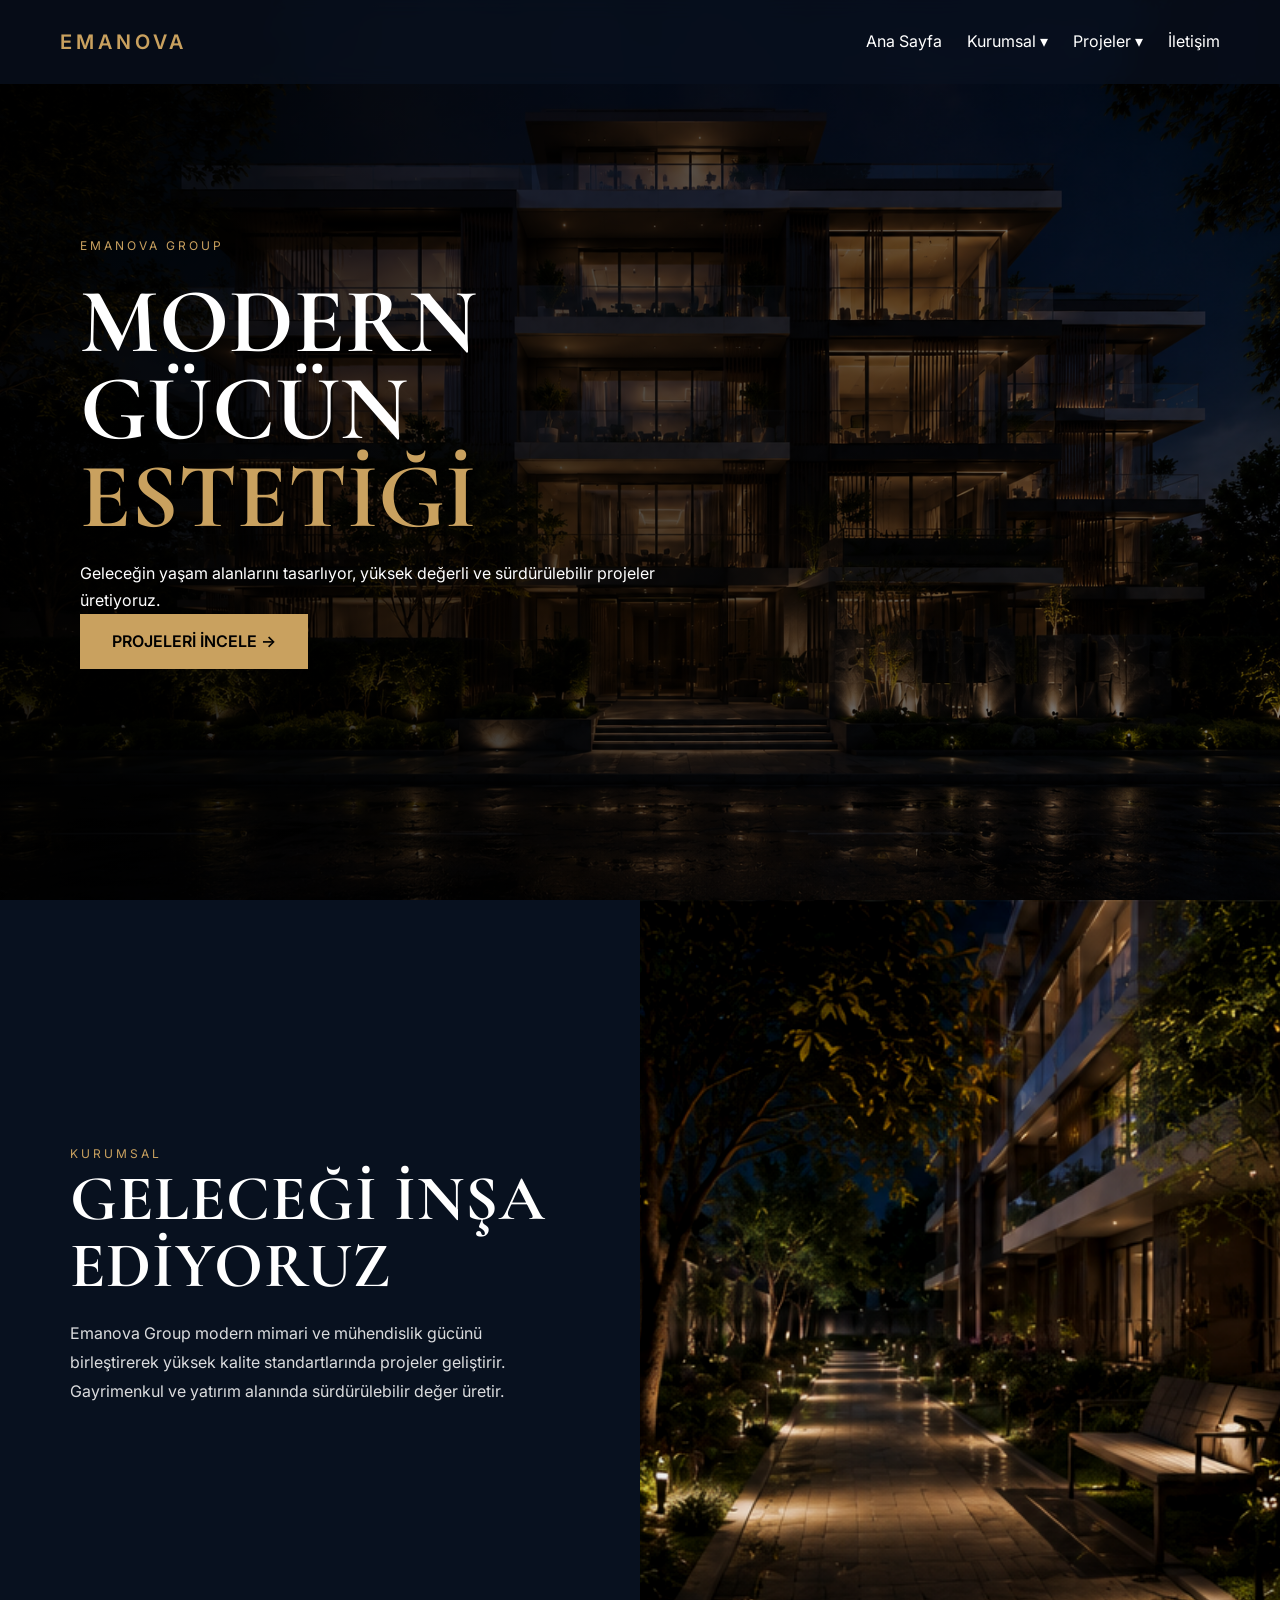
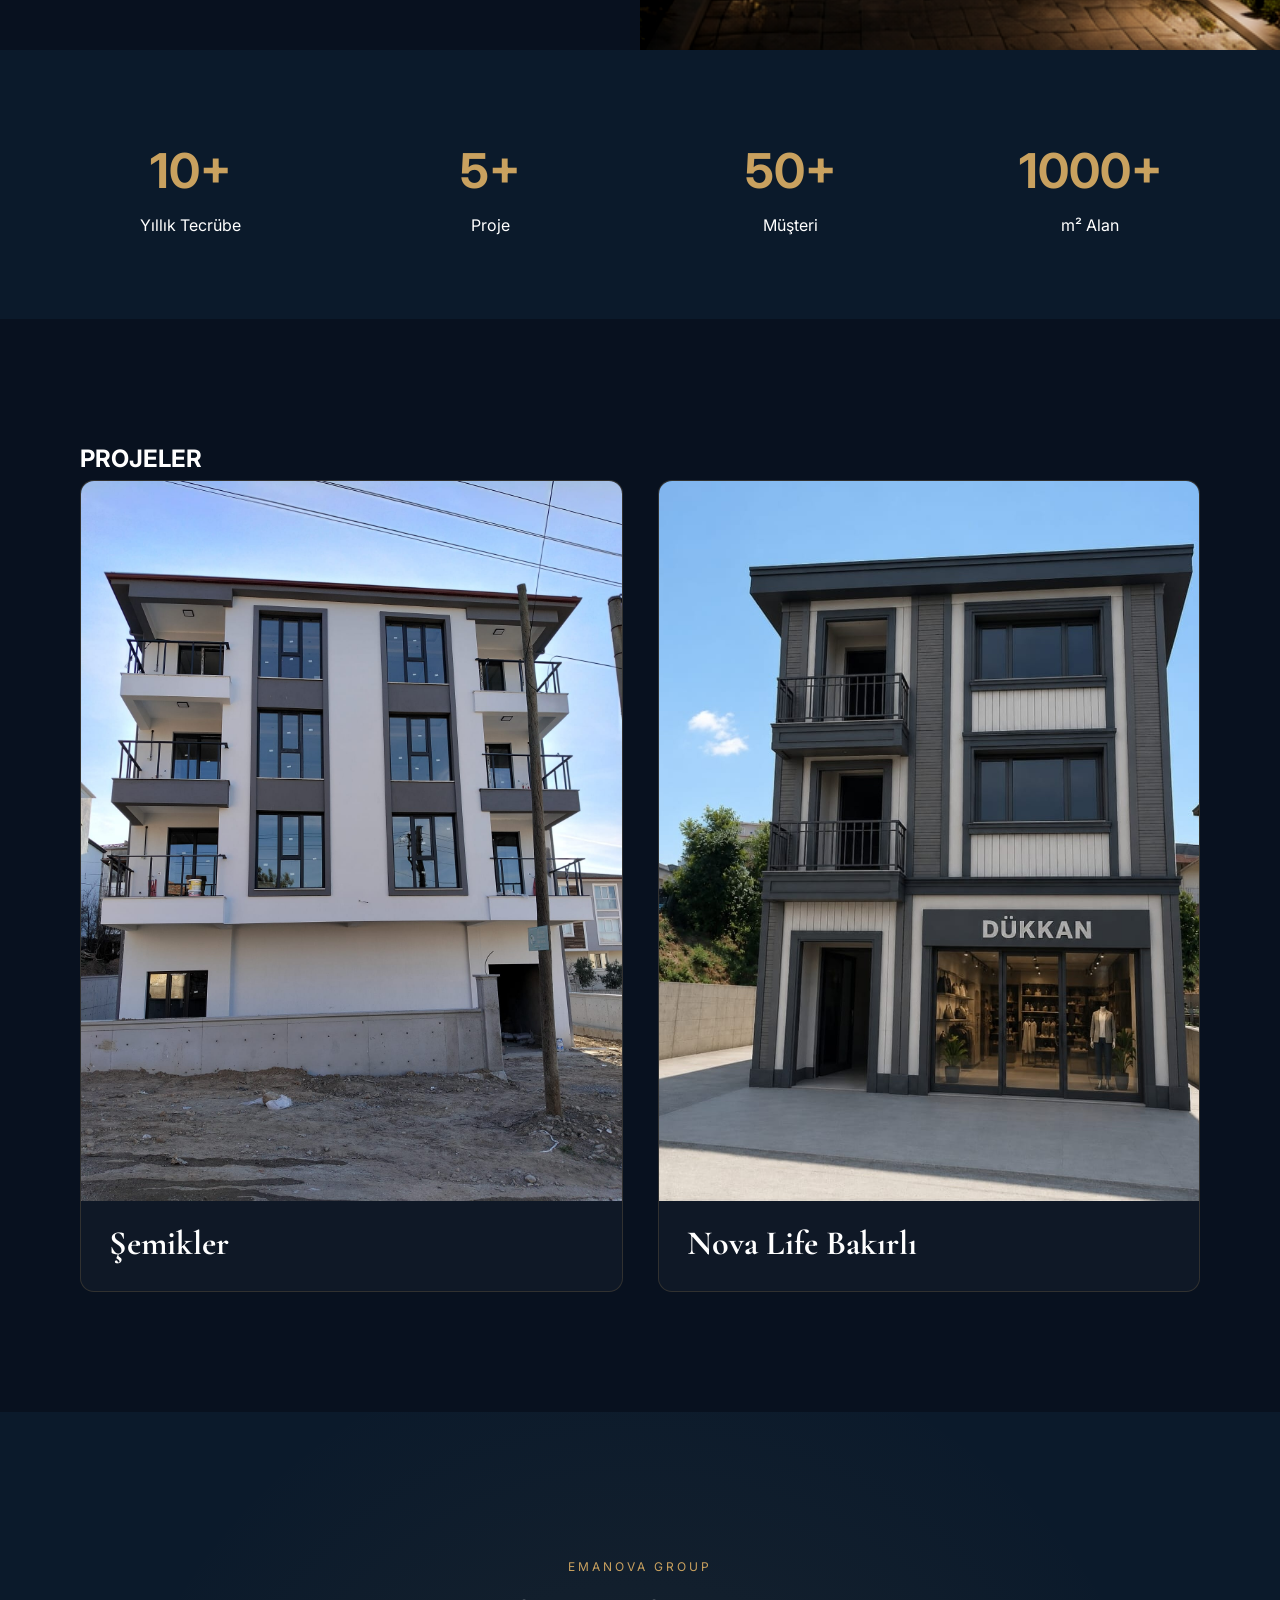
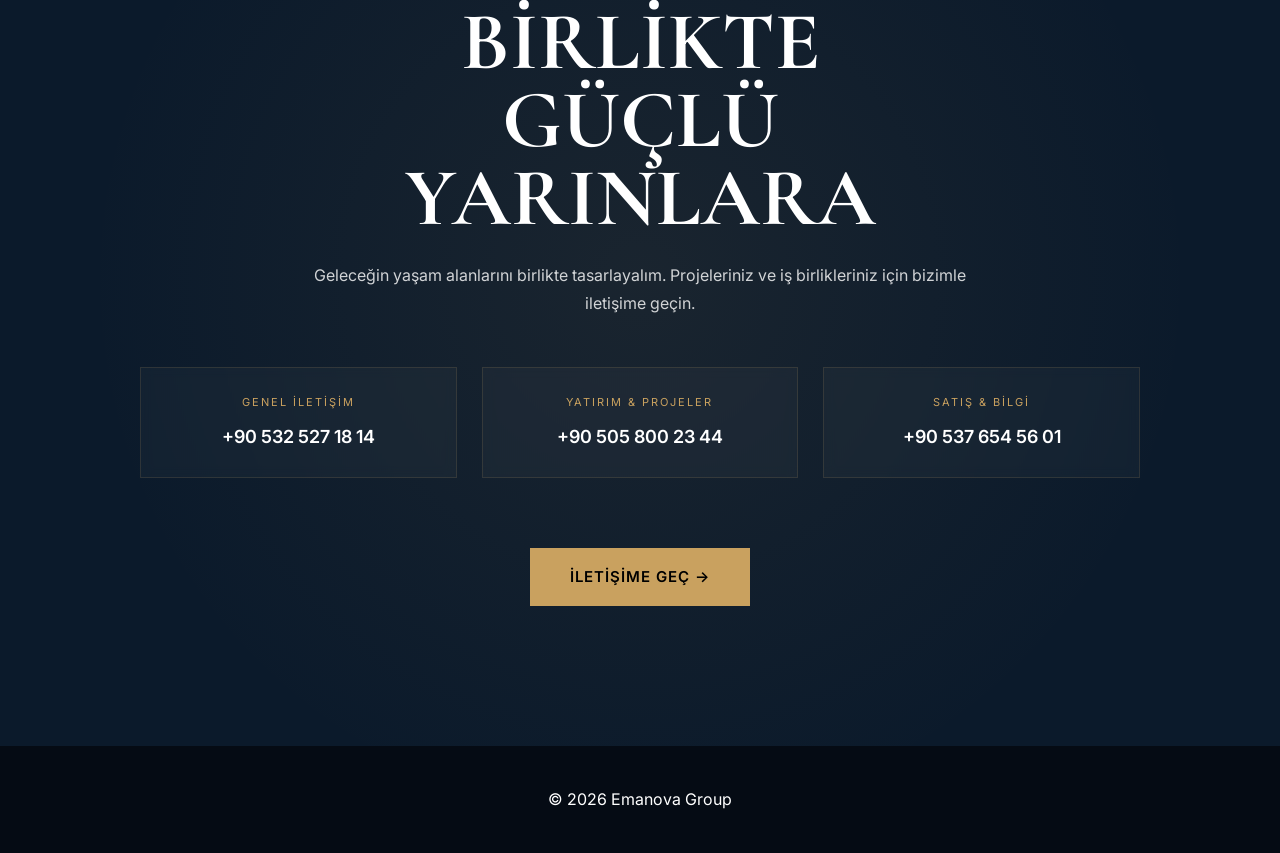
<file: index.html>
<!DOCTYPE html>
<html lang="tr">
<head>

<meta charset="UTF-8">
<meta name="viewport" content="width=device-width, initial-scale=1.0">

<title>Emanova Group | Modern Gücün Estetiği</title>

<link rel="stylesheet" href="style.css">

<link href="https://fonts.googleapis.com/css2?family=Cormorant+Garamond:wght@400;500;600;700&family=Inter:wght@300;400;500;600&display=swap" rel="stylesheet">

</head>

<body>

<!-- NAVBAR -->
<header class="navbar">

  <div class="logo">EMANOVA</div>

  <nav class="menu">
    <a href="index.html">Ana Sayfa</a>

    <!-- DROPDOWN -->
    <div class="dropdown">
      <a href="hakkimizda.html" class="dropbtn">Kurumsal ▾</a>

      <div class="dropdown-content">
        <a href="hakkimizda.html">Hakkımızda</a>
        <a href="misyon.html">Misyon</a>
        <a href="vizyon.html">Vizyon</a>
      </div>
    </div>

    <div class="dropdown">
      <a href="#projects" class="dropbtn">Projeler &#9662;</a>

      <div class="dropdown-content">
        <a href="tamamlanan-projeler.html">Tamamlanan Projeler</a>
        <a href="devam-eden-projeler.html">Devam Eden Projeler</a>
      </div>
    </div>
    <a href="#contact">İletişim</a>

  </nav>

</header>

<!-- HERO -->
<section class="hero">

  <div class="hero-overlay"></div>

  <div class="hero-content reveal">

    <span class="tag">EMANOVA GROUP</span>

    <h1>
      MODERN<br>
      GÜCÜN<br>
      <span>ESTETİĞİ</span>
    </h1>

    <p>
      Geleceğin yaşam alanlarını tasarlıyor,
      yüksek değerli ve sürdürülebilir projeler üretiyoruz.
    </p>

    <a href="#projects" class="btn">PROJELERİ İNCELE →</a>

  </div>

</section>

<!-- ABOUT -->
<section class="about" id="about">

  <div class="about-left reveal">

    <span class="tag">KURUMSAL</span>

    <h2>GELECEĞİ İNŞA EDİYORUZ</h2>

    <p>
      Emanova Group modern mimari ve mühendislik gücünü birleştirerek yüksek kalite standartlarında projeler geliştirir.
    </p>

    <p>
      Gayrimenkul ve yatırım alanında sürdürülebilir değer üretir.
    </p>

  </div>

  <div class="about-right reveal"></div>

</section>

<!-- STATS -->
<section class="stats reveal">

  <div><h3>10+</h3><p>Yıllık Tecrübe</p></div>
  <div><h3>5+</h3><p>Proje</p></div>
  <div><h3>50+</h3><p>Müşteri</p></div>
  <div><h3>1000+</h3><p>m² Alan</p></div>

</section>

<!-- PROJECTS -->
<section class="projects" id="projects">

  <div class="section-title reveal">
    <h2>PROJELER</h2>
  </div>

  <div class="grid">

    <a class="card card-with-image reveal" href="semikler.html">
      <img src="images/semikler/semikler-cover.png" alt="Şemikler projesi dış cephe">
      <h3>Şemikler</h3>
    </a>

    <a class="card card-with-image reveal" href="novalife-bakirli.html">
      <span class="card-image card-image-novalife"><img src="images/novalife-bakirli/novalife-cover.png" alt="Nova Life Bakırlı proje görünümü"></span>
      <h3>Nova Life Bakırlı</h3>
    </a>

  </div>

</section>

<!-- CONTACT -->
<section class="contact reveal" id="contact">

  <span class="tag">EMANOVA GROUP</span>

  <h2>
    BİRLİKTE<br>
    GÜÇLÜ<br>
    YARINLARA
  </h2>

  <p>
    Geleceğin yaşam alanlarını birlikte tasarlayalım. Projeleriniz ve iş birlikleriniz için bizimle iletişime geçin.
  </p>

  <div class="contact-info">

    <div class="phone-item">
      <span>Genel İletişim</span>
      <a href="tel:+905325271814">+90 532 527 18 14</a>
    </div>

    <div class="phone-item">
      <span>Yatırım & Projeler</span>
      <a href="tel:+905058002344">+90 505 800 23 44</a>
    </div>

    <div class="phone-item">
      <span>Satış & Bilgi</span>
      <a href="tel:+905376545601">+90 537 654 56 01</a>
    </div>

  </div>

  <a class="btn contact-btn" href="mailto:bilgi@emanovagroup.com">
    İLETİŞİME GEÇ →
  </a>

</section>

<!-- FOOTER -->
<footer class="footer">
  <p>© 2026 Emanova Group</p>
</footer>

<!-- SCROLL TOP -->
<button id="topBtn">↑</button>

<script>
const topBtn = document.getElementById("topBtn");

window.addEventListener("scroll", () => {
  topBtn.style.display = window.scrollY > 300 ? "block" : "none";
});

topBtn.onclick = () => {
  window.scrollTo({ top: 0, behavior: "smooth" });
};

/* REVEAL */
const observer = new IntersectionObserver((entries)=>{
  entries.forEach(entry=>{
    if(entry.isIntersecting){
      entry.target.classList.add("active");
    }
  });
},{threshold:0.15});

document.querySelectorAll(".reveal").forEach(el=>{
  observer.observe(el);
});

/* NAV SCROLL */
window.addEventListener("scroll", () => {
  document.querySelector(".navbar")
    .classList.toggle("scrolled", window.scrollY > 80);
});
</script>

</body>
</html>
</file>
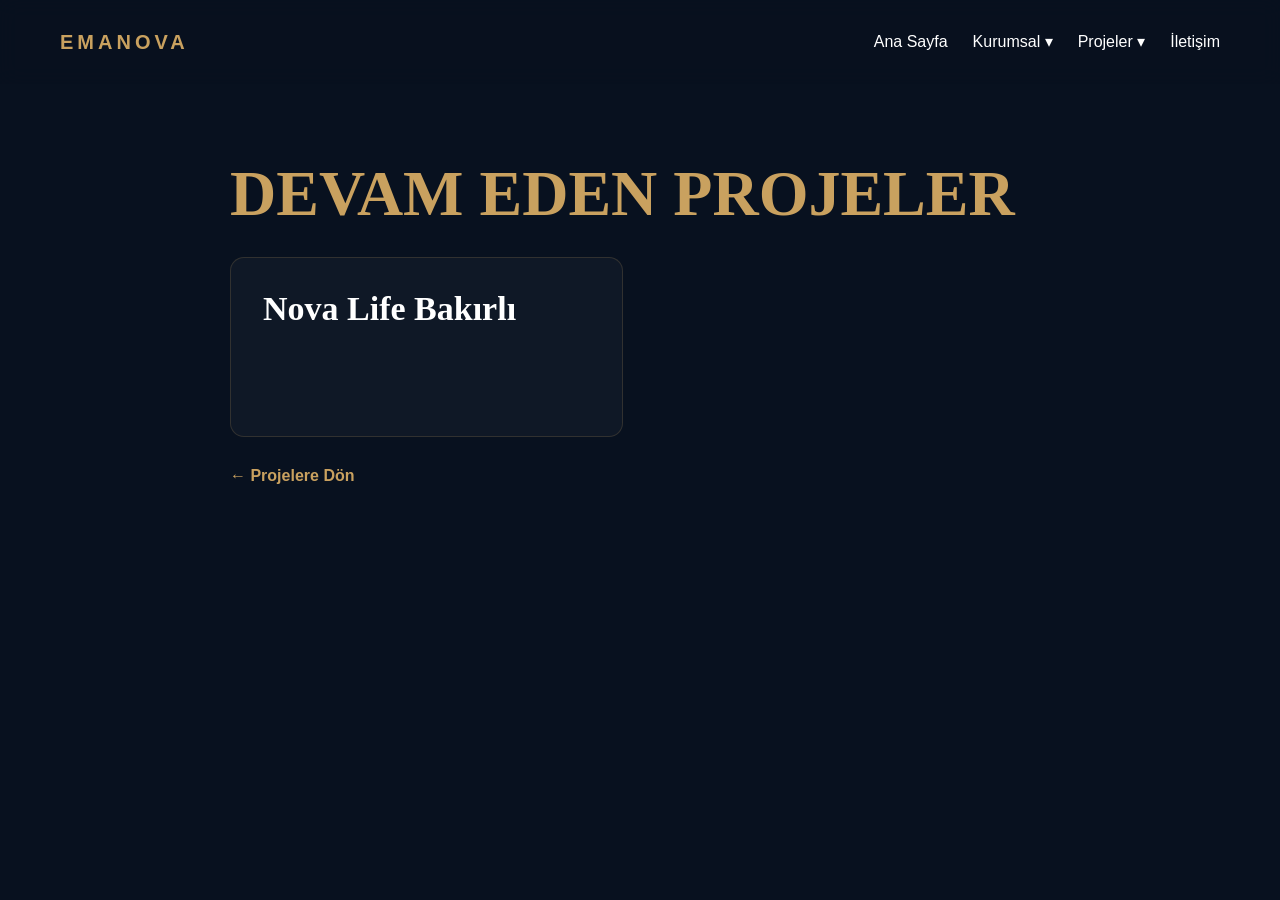
<file: devam-eden-projeler.html>
<!DOCTYPE html>
<html lang="tr">
<head>

<meta charset="UTF-8">
<meta name="viewport" content="width=device-width, initial-scale=1.0">

<title>Devam Eden Projeler | Emanova Group</title>

<link rel="stylesheet" href="style.css">

</head>

<body>

<div id="navbar"></div>

<section class="page project-page">

<h1>DEVAM EDEN PROJELER</h1>

<div class="grid">
  <a class="card" href="novalife-bakirli.html">
    <h3>Nova Life Bak&#305;rl&#305;</h3>
  </a>
</div>

<a href="index.html#projects" class="back-home">&#8592; Projelere D&#246;n</a>

</section>

<script>
fetch("navbar.html")
  .then(r => r.text())
  .then(d => document.getElementById("navbar").innerHTML = d);
</script>

</body>
</html>
</file>
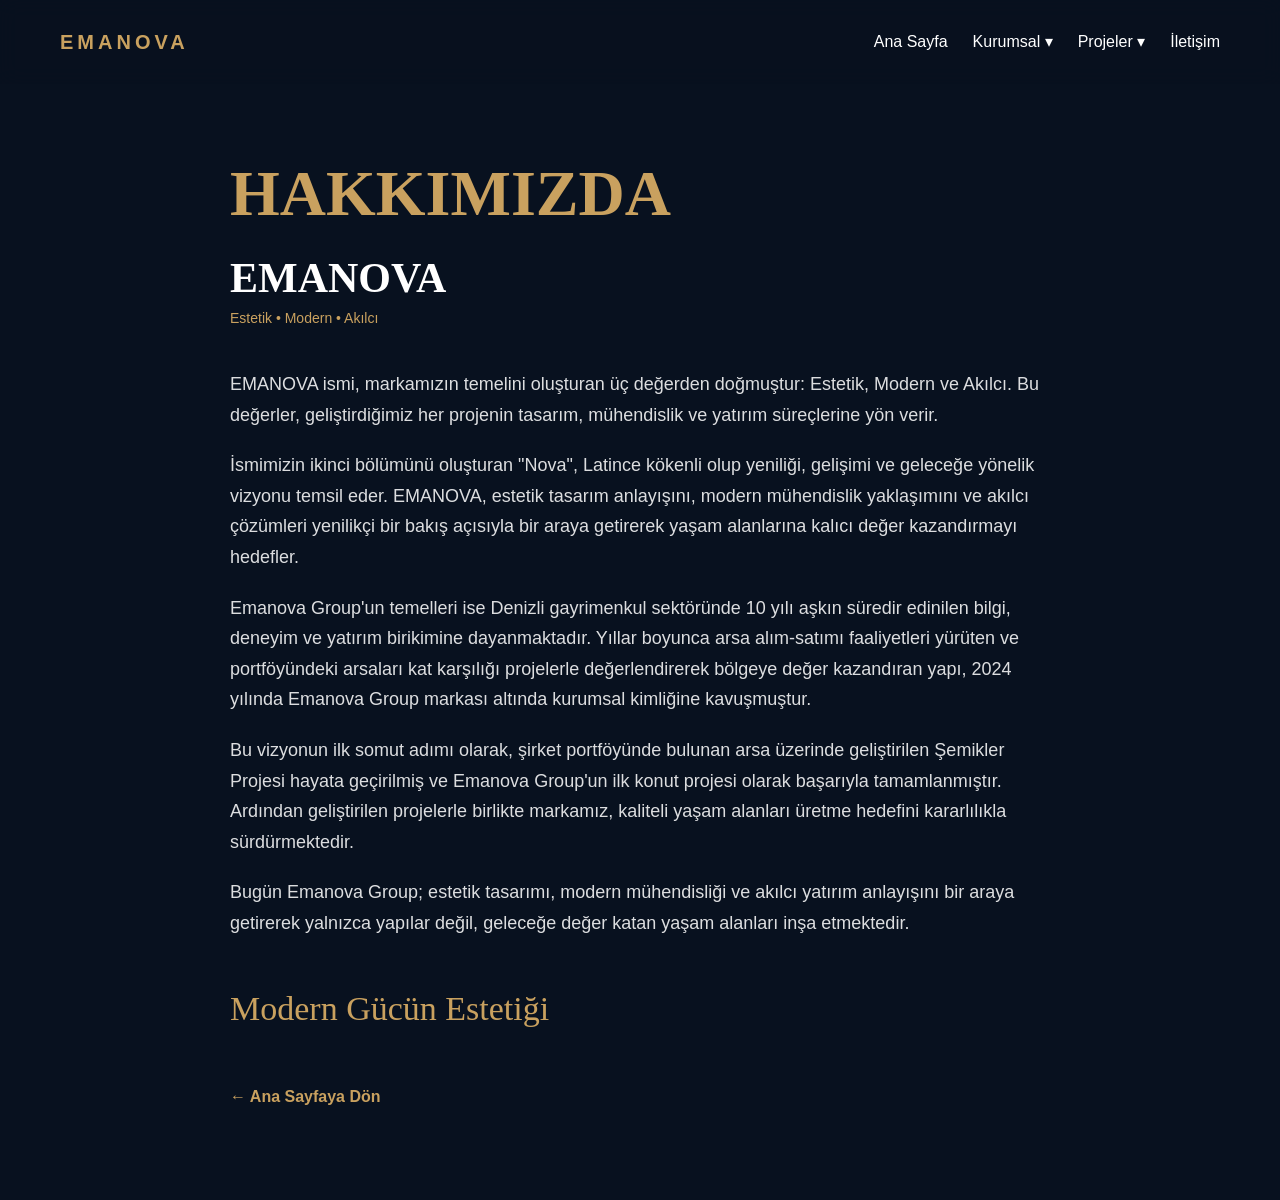
<file: hakkimizda.html>
<!DOCTYPE html>
<html lang="tr">
<head>

<meta charset="UTF-8">
<meta name="viewport" content="width=device-width, initial-scale=1.0">

<title>Hakk&#305;m&#305;zda | Emanova Group</title>

<link rel="stylesheet" href="style.css">

</head>

<body>

<div id="navbar"></div>

<section class="page about-page">

<h1>HAKKIMIZDA</h1>

<h2 class="brand-name">EMANOVA</h2>
<p class="brand-values">Estetik &#8226; Modern &#8226; Ak&#305;lc&#305;</p>

<p>
EMANOVA ismi, markam&#305;z&#305;n temelini olu&#351;turan &#252;&#231; de&#287;erden do&#287;mu&#351;tur: Estetik, Modern ve Ak&#305;lc&#305;. Bu de&#287;erler, geli&#351;tirdi&#287;imiz her projenin tasar&#305;m, m&#252;hendislik ve yat&#305;r&#305;m s&#252;re&#231;lerine y&#246;n verir.
</p>

<p>
&#304;smimizin ikinci b&#246;l&#252;m&#252;n&#252; olu&#351;turan "Nova", Latince k&#246;kenli olup yenili&#287;i, geli&#351;imi ve gelece&#287;e y&#246;nelik vizyonu temsil eder. EMANOVA, estetik tasar&#305;m anlay&#305;&#351;&#305;n&#305;, modern m&#252;hendislik yakla&#351;&#305;m&#305;n&#305; ve ak&#305;lc&#305; &#231;&#246;z&#252;mleri yenilik&#231;i bir bak&#305;&#351; a&#231;&#305;s&#305;yla bir araya getirerek ya&#351;am alanlar&#305;na kal&#305;c&#305; de&#287;er kazand&#305;rmay&#305; hedefler.
</p>

<p>
Emanova Group'un temelleri ise Denizli gayrimenkul sekt&#246;r&#252;nde 10 y&#305;l&#305; a&#351;k&#305;n s&#252;redir edinilen bilgi, deneyim ve yat&#305;r&#305;m birikimine dayanmaktad&#305;r. Y&#305;llar boyunca arsa al&#305;m-sat&#305;m&#305; faaliyetleri y&#252;r&#252;ten ve portf&#246;y&#252;ndeki arsalar&#305; kat kar&#351;&#305;l&#305;&#287;&#305; projelerle de&#287;erlendirerek b&#246;lgeye de&#287;er kazand&#305;ran yap&#305;, 2024 y&#305;l&#305;nda Emanova Group markas&#305; alt&#305;nda kurumsal kimli&#287;ine kavu&#351;mu&#351;tur.
</p>

<p>
Bu vizyonun ilk somut ad&#305;m&#305; olarak, &#351;irket portf&#246;y&#252;nde bulunan arsa &#252;zerinde geli&#351;tirilen &#350;emikler Projesi hayata ge&#231;irilmi&#351; ve Emanova Group'un ilk konut projesi olarak ba&#351;ar&#305;yla tamamlanm&#305;&#351;t&#305;r. Ard&#305;ndan geli&#351;tirilen projelerle birlikte markam&#305;z, kaliteli ya&#351;am alanlar&#305; &#252;retme hedefini kararl&#305;l&#305;kla s&#252;rd&#252;rmektedir.
</p>

<p>
Bug&#252;n Emanova Group; estetik tasar&#305;m&#305;, modern m&#252;hendisli&#287;i ve ak&#305;lc&#305; yat&#305;r&#305;m anlay&#305;&#351;&#305;n&#305; bir araya getirerek yaln&#305;zca yap&#305;lar de&#287;il, gelece&#287;e de&#287;er katan ya&#351;am alanlar&#305; in&#351;a etmektedir.
</p>

<p class="brand-tagline">Modern G&#252;c&#252;n Esteti&#287;i</p>

<a href="index.html" class="back-home">&#8592; Ana Sayfaya D&#246;n</a>

</section>

<script>
fetch("navbar.html")
  .then(r => r.text())
  .then(d => document.getElementById("navbar").innerHTML = d);
</script>

</body>
</html>
</file>
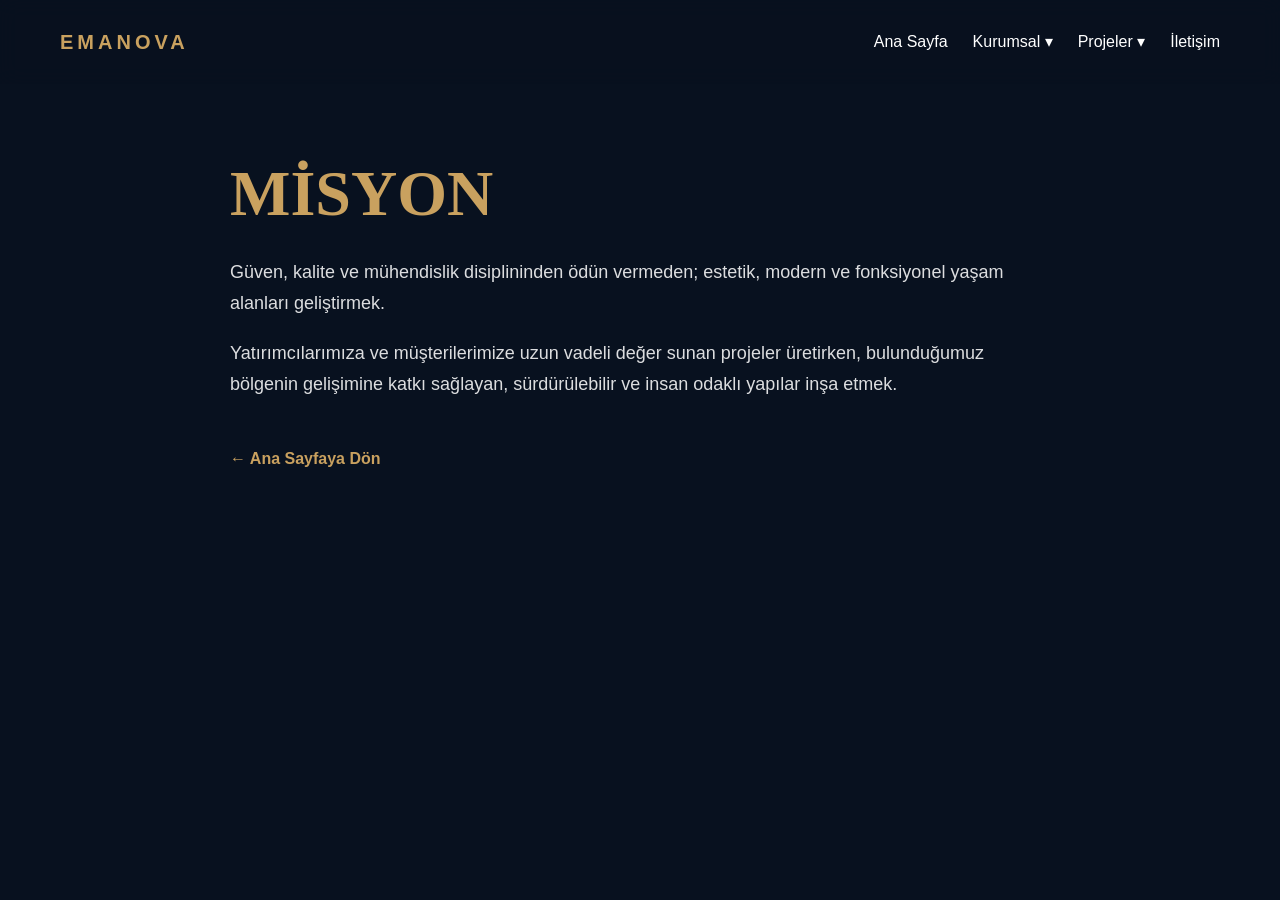
<file: misyon.html>
<!DOCTYPE html>
<html lang="tr">
<head>

<meta charset="UTF-8">
<meta name="viewport" content="width=device-width, initial-scale=1.0">

<title>Misyon | Emanova Group</title>

<link rel="stylesheet" href="style.css">

</head>

<body>

<div id="navbar"></div>

<section class="page">

<h1>M&#304;SYON</h1>

<p>
G&#252;ven, kalite ve m&#252;hendislik disiplininden &#246;d&#252;n vermeden; estetik, modern ve fonksiyonel ya&#351;am alanlar&#305; geli&#351;tirmek.
</p>

<p>
Yat&#305;r&#305;mc&#305;lar&#305;m&#305;za ve m&#252;&#351;terilerimize uzun vadeli de&#287;er sunan projeler &#252;retirken, bulundu&#287;umuz b&#246;lgenin geli&#351;imine katk&#305; sa&#287;layan, s&#252;rd&#252;r&#252;lebilir ve insan odakl&#305; yap&#305;lar in&#351;a etmek.
</p>

<a href="index.html" class="back-home">&#8592; Ana Sayfaya D&#246;n</a>

</section>

<script>
fetch("navbar.html")
  .then(r => r.text())
  .then(d => document.getElementById("navbar").innerHTML = d);
</script>

</body>
</html>
</file>
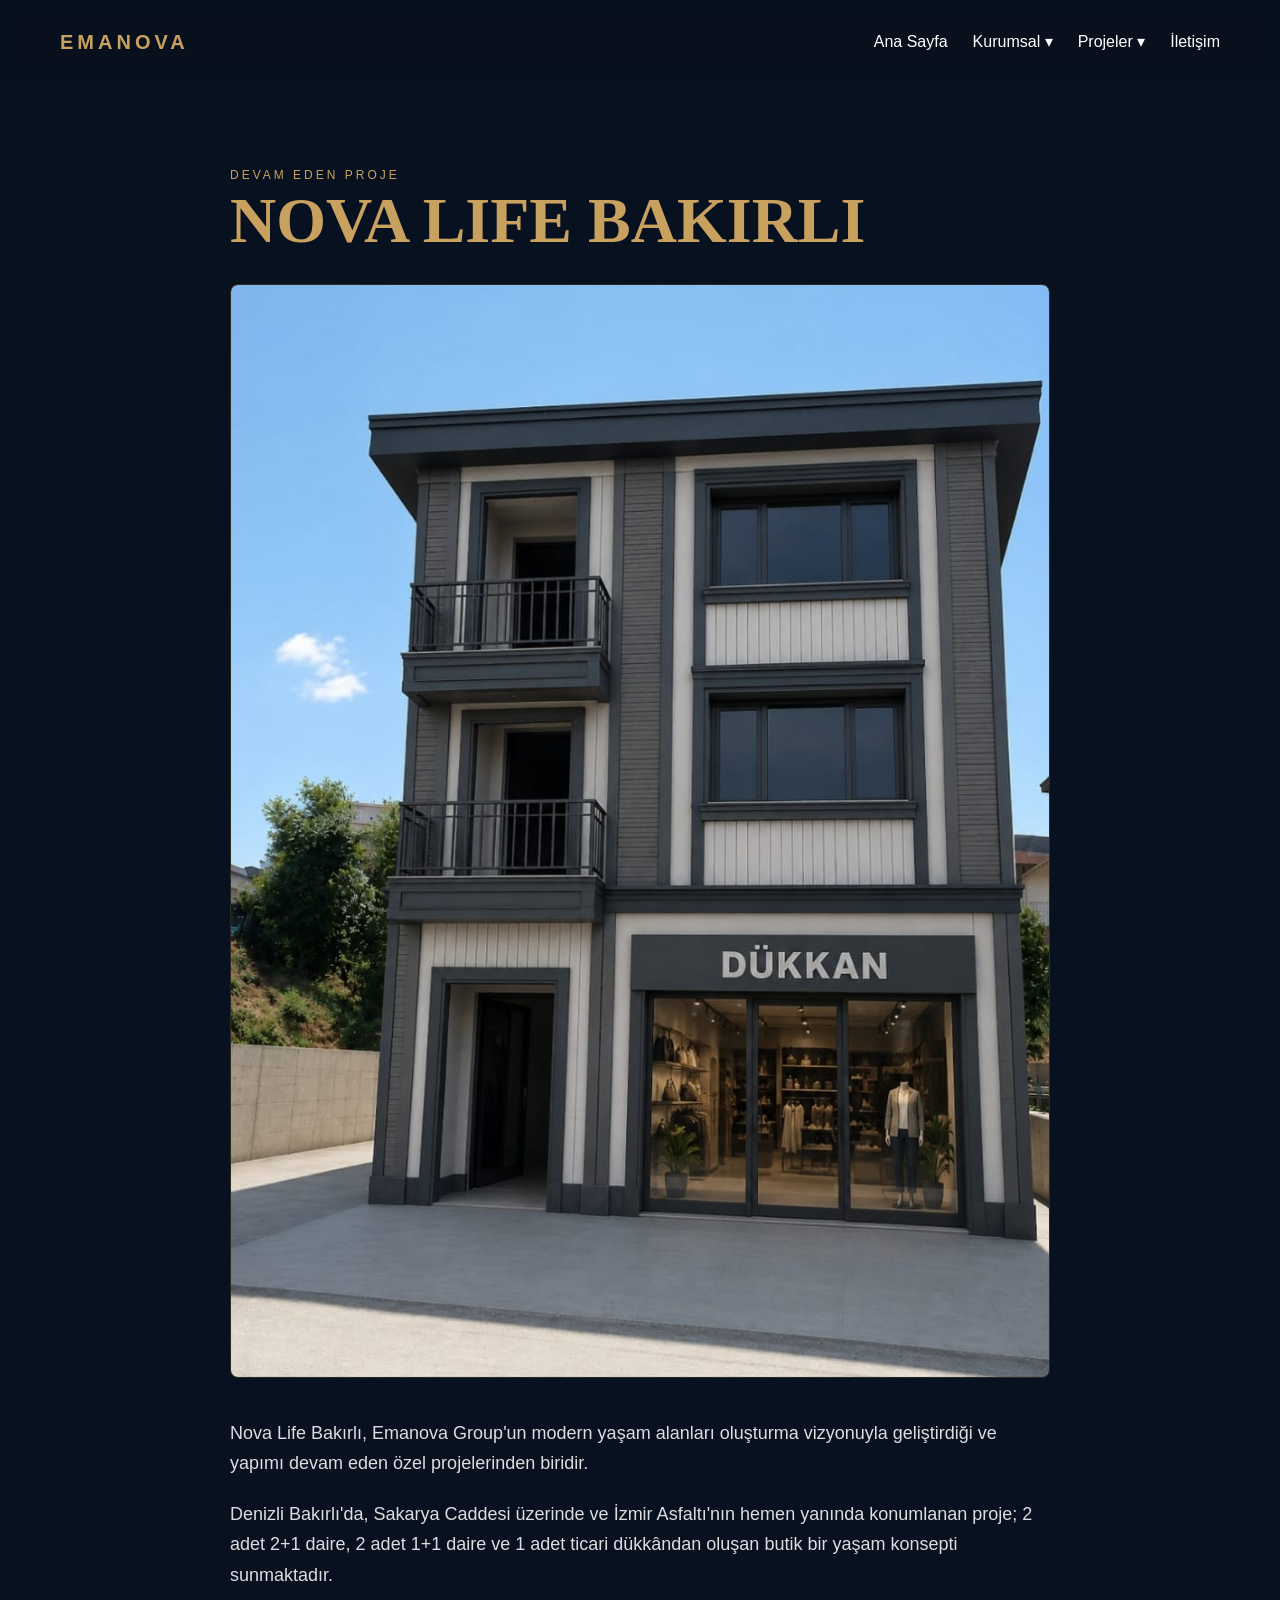
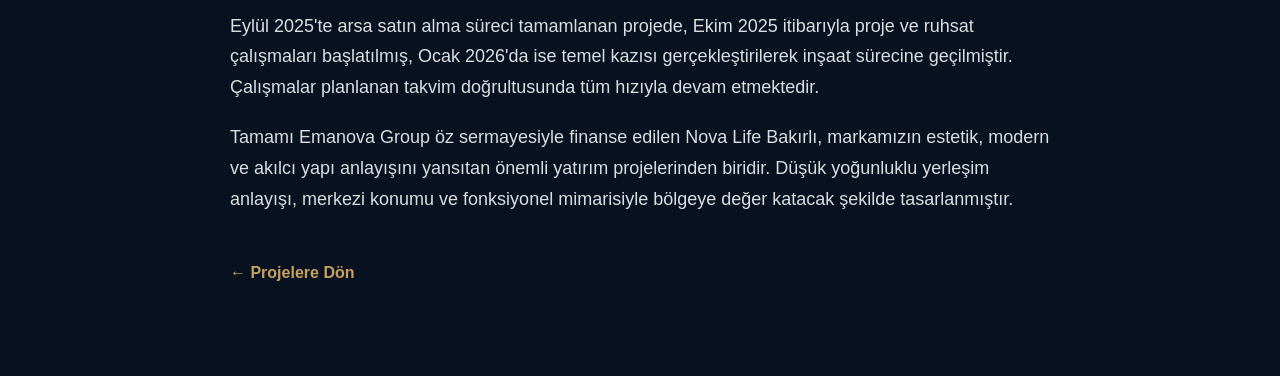
<file: novalife-bakirli.html>
<!DOCTYPE html>
<html lang="tr">
<head>

<meta charset="UTF-8">
<meta name="viewport" content="width=device-width, initial-scale=1.0">

<title>Nova Life Bak&#305;rl&#305; | Emanova Group</title>

<link rel="stylesheet" href="style.css">

</head>

<body>

<div id="navbar"></div>

<section class="page project-detail">

<span class="tag">DEVAM EDEN PROJE</span>
<h1>NOVA LIFE BAKIRLI</h1>

<div class="project-cover project-cover-novalife">
<img src="images/novalife-bakirli/novalife-cover.png" alt="Nova Life Bak&#305;rl&#305; proje g&#246;r&#252;n&#252;m&#252;">
</div>

<p>
Nova Life Bak&#305;rl&#305;, Emanova Group'un modern ya&#351;am alanlar&#305; olu&#351;turma vizyonuyla geli&#351;tirdi&#287;i ve yap&#305;m&#305; devam eden &#246;zel projelerinden biridir.
</p>

<p>
Denizli Bak&#305;rl&#305;'da, Sakarya Caddesi &#252;zerinde ve &#304;zmir Asfalt&#305;'n&#305;n hemen yan&#305;nda konumlanan proje; 2 adet 2+1 daire, 2 adet 1+1 daire ve 1 adet ticari d&#252;kk&#226;ndan olu&#351;an butik bir ya&#351;am konsepti sunmaktad&#305;r.
</p>

<p>
Eyl&#252;l 2025'te arsa sat&#305;n alma s&#252;reci tamamlanan projede, Ekim 2025 itibar&#305;yla proje ve ruhsat &#231;al&#305;&#351;malar&#305; ba&#351;lat&#305;lm&#305;&#351;, Ocak 2026'da ise temel kaz&#305;s&#305; ger&#231;ekle&#351;tirilerek in&#351;aat s&#252;recine ge&#231;ilmi&#351;tir. &#199;al&#305;&#351;malar planlanan takvim do&#287;rultusunda t&#252;m h&#305;z&#305;yla devam etmektedir.
</p>

<p>
Tamam&#305; Emanova Group &#246;z sermayesiyle finanse edilen Nova Life Bak&#305;rl&#305;, markam&#305;z&#305;n estetik, modern ve ak&#305;lc&#305; yap&#305; anlay&#305;&#351;&#305;n&#305; yans&#305;tan &#246;nemli yat&#305;r&#305;m projelerinden biridir. D&#252;&#351;&#252;k yo&#287;unluklu yerle&#351;im anlay&#305;&#351;&#305;, merkezi konumu ve fonksiyonel mimarisiyle b&#246;lgeye de&#287;er katacak &#351;ekilde tasarlanm&#305;&#351;t&#305;r.
</p>

<a href="index.html#projects" class="back-home">&#8592; Projelere D&#246;n</a>

</section>

<script>
fetch("navbar.html")
  .then(r => r.text())
  .then(d => document.getElementById("navbar").innerHTML = d);
</script>

</body>
</html>
</file>
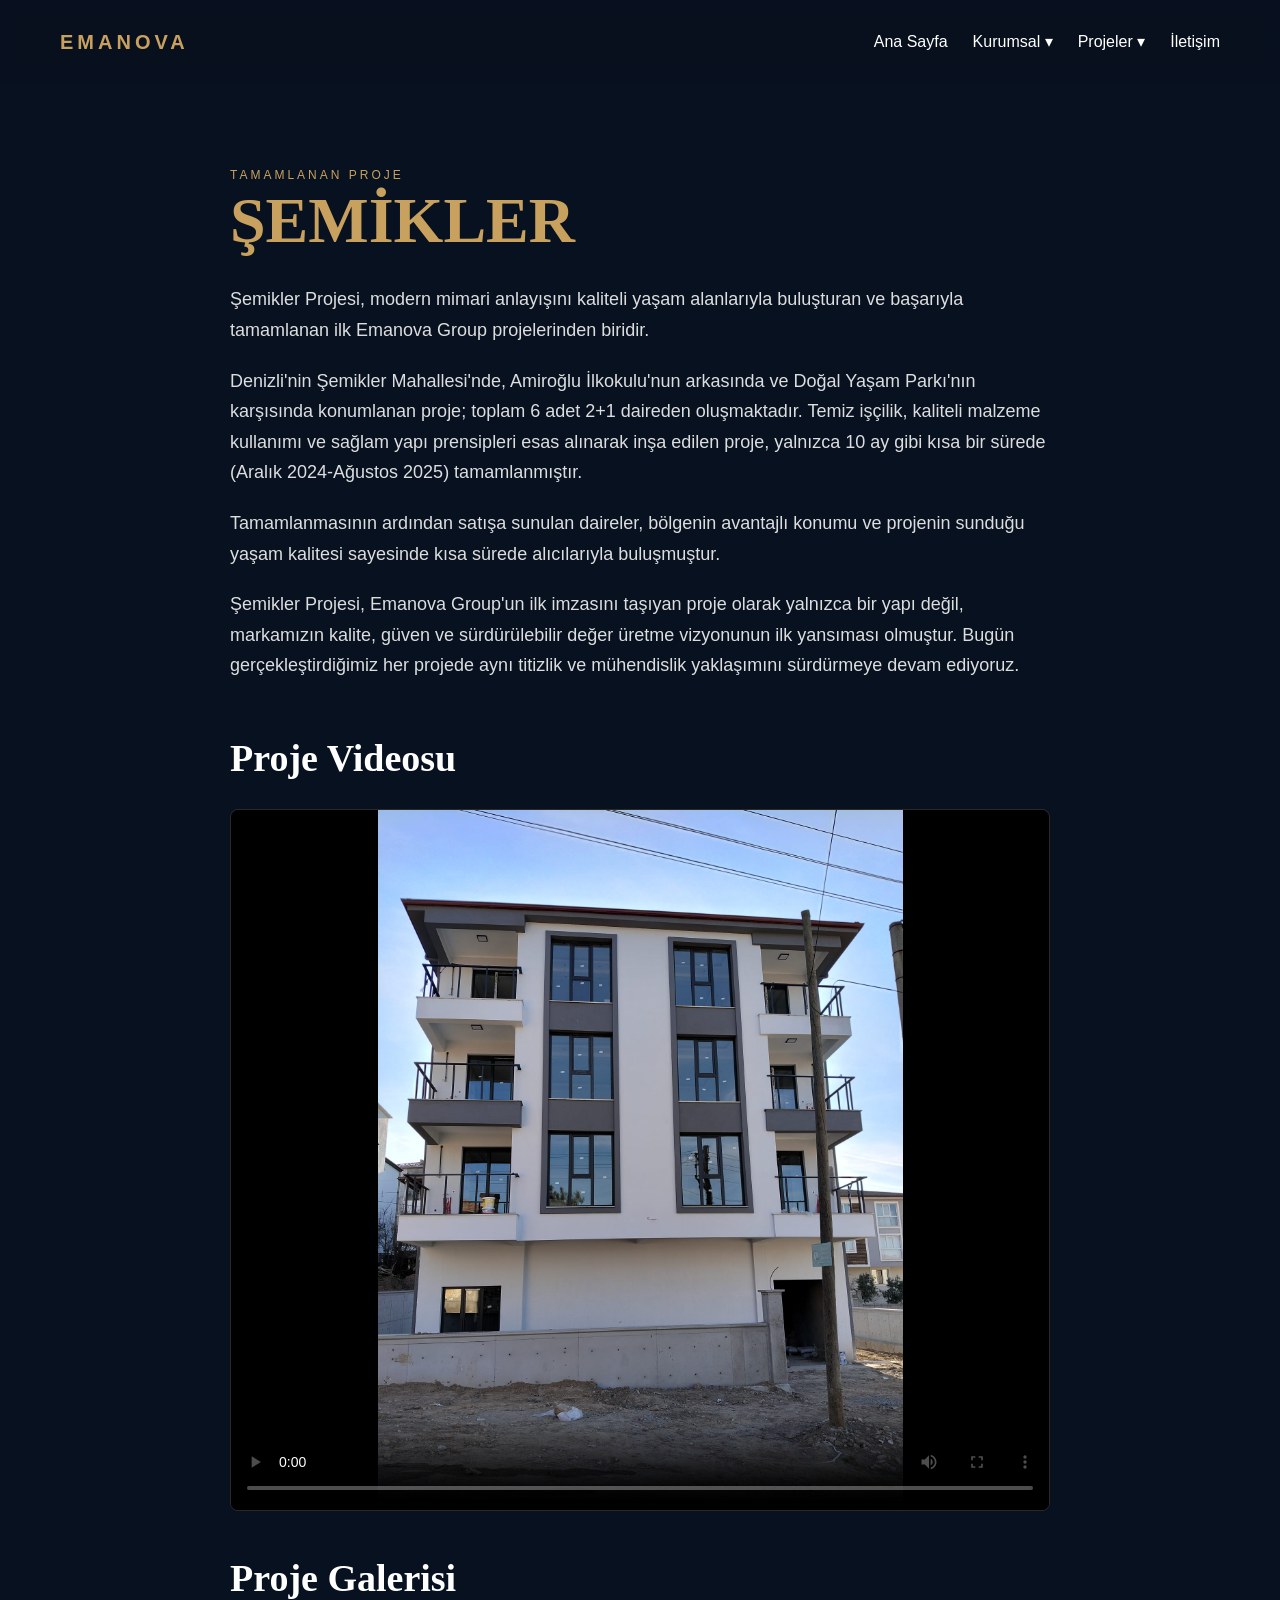
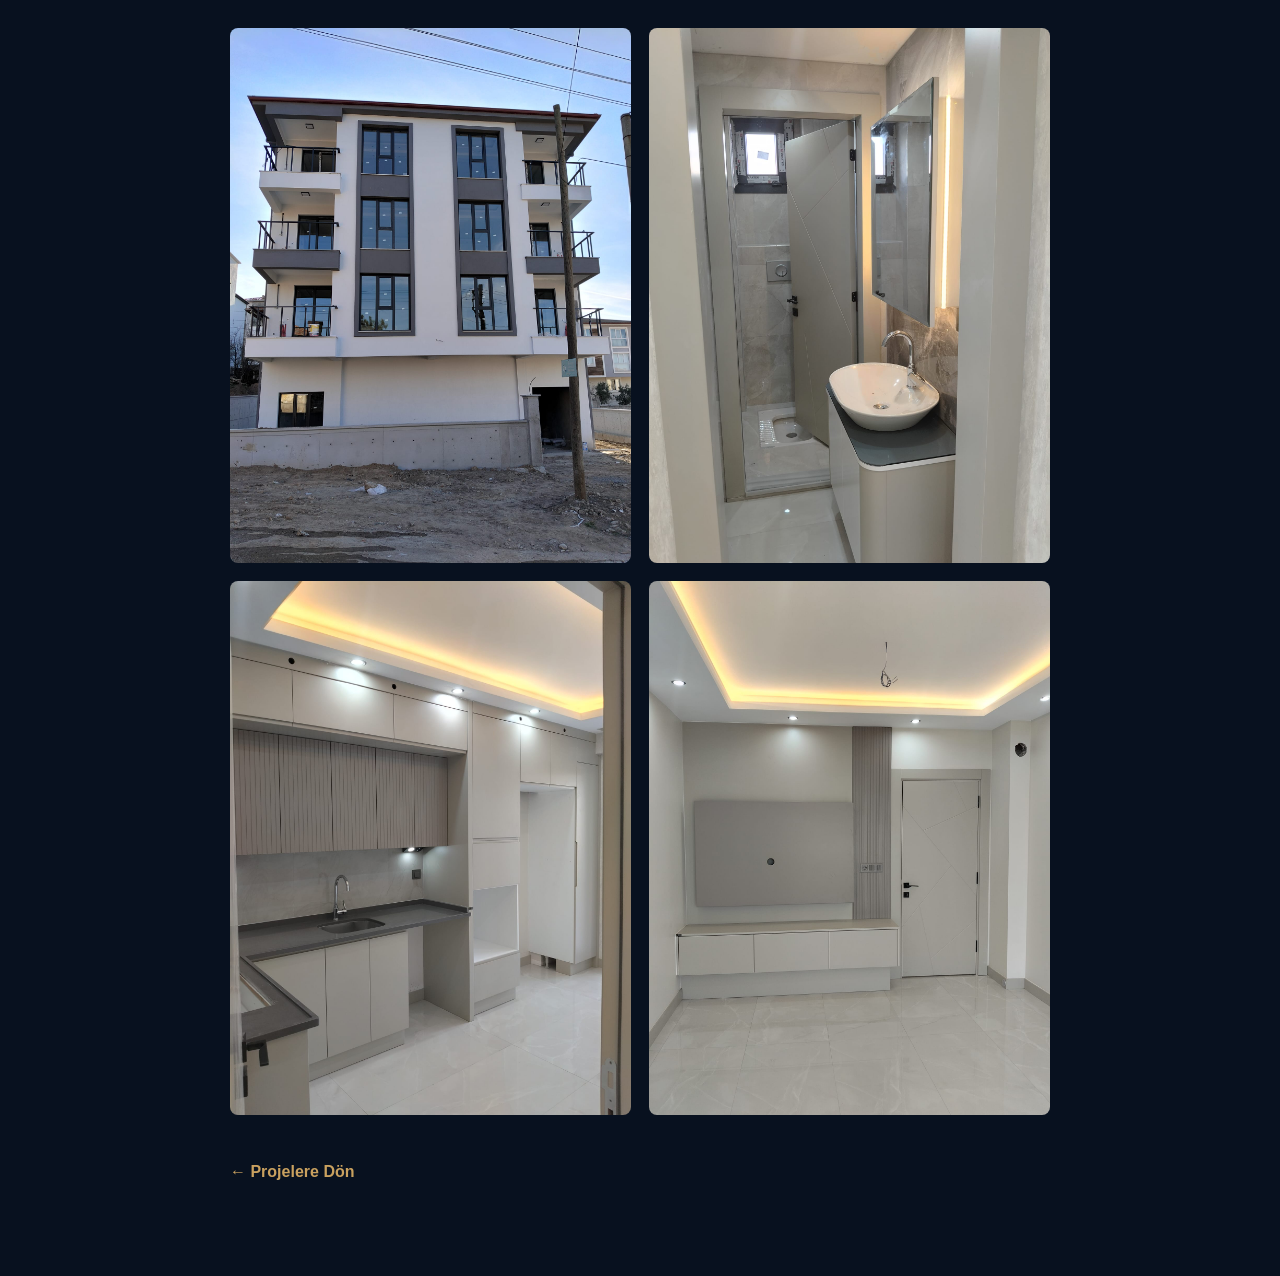
<file: semikler.html>
<!DOCTYPE html>
<html lang="tr">
<head>

<meta charset="UTF-8">
<meta name="viewport" content="width=device-width, initial-scale=1.0">

<title>&#350;emikler | Emanova Group</title>

<link rel="stylesheet" href="style.css">

</head>

<body>

<div id="navbar"></div>

<section class="page project-detail">

<span class="tag">TAMAMLANAN PROJE</span>
<h1>&#350;EM&#304;KLER</h1>


<p>
&#350;emikler Projesi, modern mimari anlay&#305;&#351;&#305;n&#305; kaliteli ya&#351;am alanlar&#305;yla bulu&#351;turan ve ba&#351;ar&#305;yla tamamlanan ilk Emanova Group projelerinden biridir.
</p>

<p>
Denizli'nin &#350;emikler Mahallesi'nde, Amiro&#287;lu &#304;lkokulu'nun arkas&#305;nda ve Do&#287;al Ya&#351;am Park&#305;'n&#305;n kar&#351;&#305;s&#305;nda konumlanan proje; toplam 6 adet 2+1 daireden olu&#351;maktad&#305;r. Temiz i&#351;&#231;ilik, kaliteli malzeme kullan&#305;m&#305; ve sa&#287;lam yap&#305; prensipleri esas al&#305;narak in&#351;a edilen proje, yaln&#305;zca 10 ay gibi k&#305;sa bir s&#252;rede (Aral&#305;k 2024-A&#287;ustos 2025) tamamlanm&#305;&#351;t&#305;r.
</p>

<p>
Tamamlanmas&#305;n&#305;n ard&#305;ndan sat&#305;&#351;a sunulan daireler, b&#246;lgenin avantajl&#305; konumu ve projenin sundu&#287;u ya&#351;am kalitesi sayesinde k&#305;sa s&#252;rede al&#305;c&#305;lar&#305;yla bulu&#351;mu&#351;tur.
</p>

<p>
&#350;emikler Projesi, Emanova Group'un ilk imzas&#305;n&#305; ta&#351;&#305;yan proje olarak yaln&#305;zca bir yap&#305; de&#287;il, markam&#305;z&#305;n kalite, g&#252;ven ve s&#252;rd&#252;r&#252;lebilir de&#287;er &#252;retme vizyonunun ilk yans&#305;mas&#305; olmu&#351;tur. Bug&#252;n ger&#231;ekle&#351;tirdi&#287;imiz her projede ayn&#305; titizlik ve m&#252;hendislik yakla&#351;&#305;m&#305;n&#305; s&#252;rd&#252;rmeye devam ediyoruz.
</p>

<div class="project-media">

<h2>Proje Videosu</h2>

<div class="project-video">
<video controls preload="metadata" poster="images/semikler/semikler-2.jpeg">
<source src="videos/semikler.mp4" type="video/mp4">
Taray&#305;c&#305;n&#305;z video oynatmay&#305; desteklemiyor.
</video>
</div>

<h2>Proje Galerisi</h2>

<div class="project-gallery" aria-label="&#350;emikler proje foto&#287;raflar&#305;">
<figure><img src="images/semikler/semikler-2.jpeg" alt="&#350;emikler projesi d&#305;&#351; cephe" loading="lazy"></figure>
<figure><img src="images/semikler/semikler-1.jpeg" alt="&#350;emikler projesi mutfak" loading="lazy"></figure>
<figure><img src="images/semikler/semikler-3.jpeg" alt="&#350;emikler projesi banyo" loading="lazy"></figure>
<figure><img src="images/semikler/semikler-4.jpeg" alt="&#350;emikler projesi salon" loading="lazy"></figure>
</div>

</div>

<a href="index.html#projects" class="back-home">&#8592; Projelere D&#246;n</a>

</section>

<script>
fetch("navbar.html")
  .then(r => r.text())
  .then(d => document.getElementById("navbar").innerHTML = d);
</script>

</body>
</html>
</file>
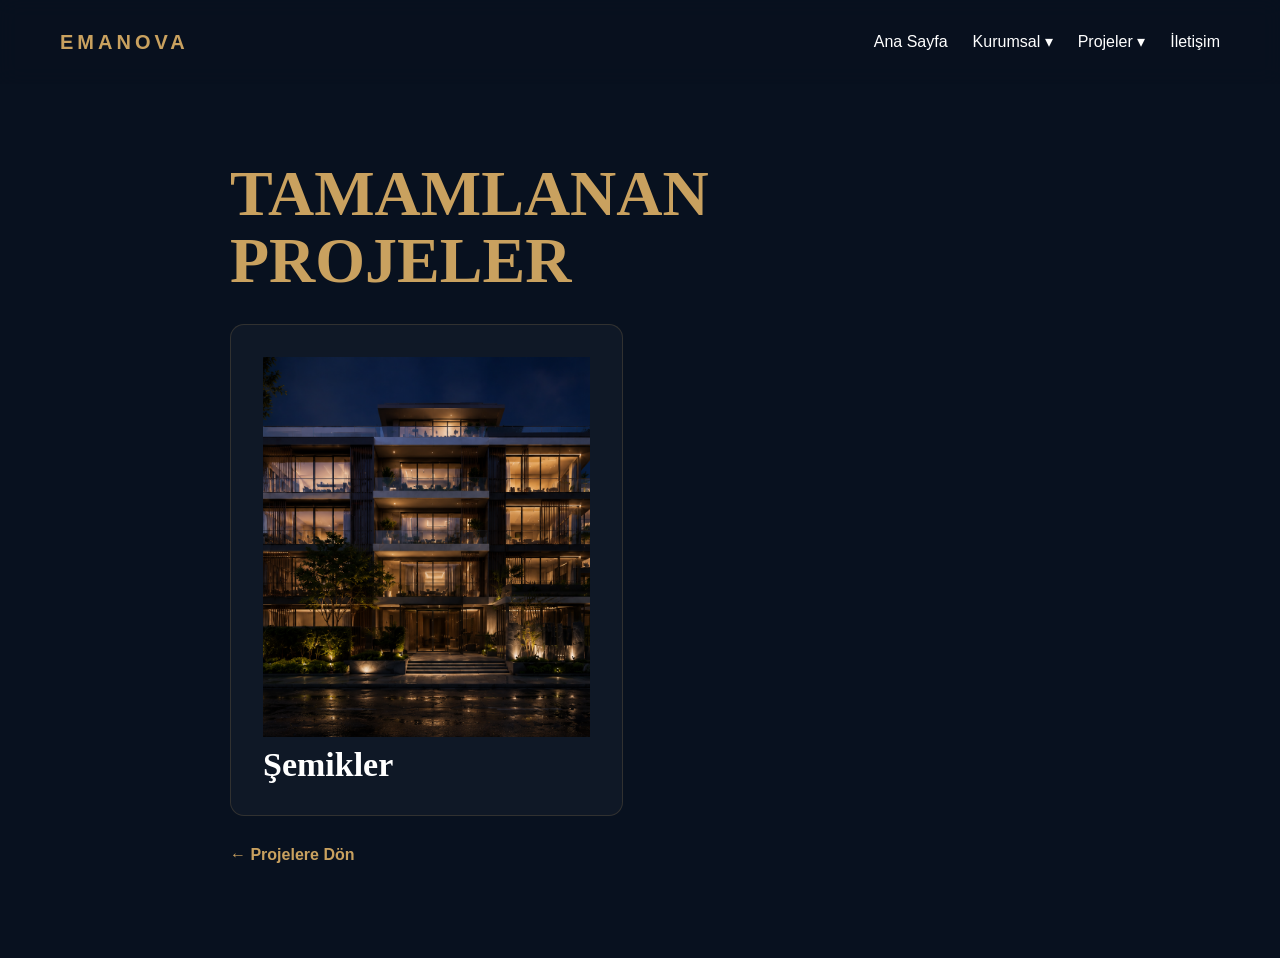
<file: tamamlanan-projeler.html>
<!DOCTYPE html>
<html lang="tr">
<head>

<meta charset="UTF-8">
<meta name="viewport" content="width=device-width, initial-scale=1.0">

<title>Tamamlanan Projeler | Emanova Group</title>

<link rel="stylesheet" href="style.css">

</head>

<body>

<div id="navbar"></div>

<section class="page project-page">

<h1>TAMAMLANAN PROJELER</h1>

<div class="grid">
  <a class="card" href="semikler.html">
    <img src="images/luxury-building-night.jpg" alt="Semikler projesi">
    <h3>&#350;emikler</h3>
  </a>
</div>

<a href="index.html#projects" class="back-home">&#8592; Projelere D&#246;n</a>

</section>

<script>
fetch("navbar.html")
  .then(r => r.text())
  .then(d => document.getElementById("navbar").innerHTML = d);
</script>

</body>
</html>
</file>
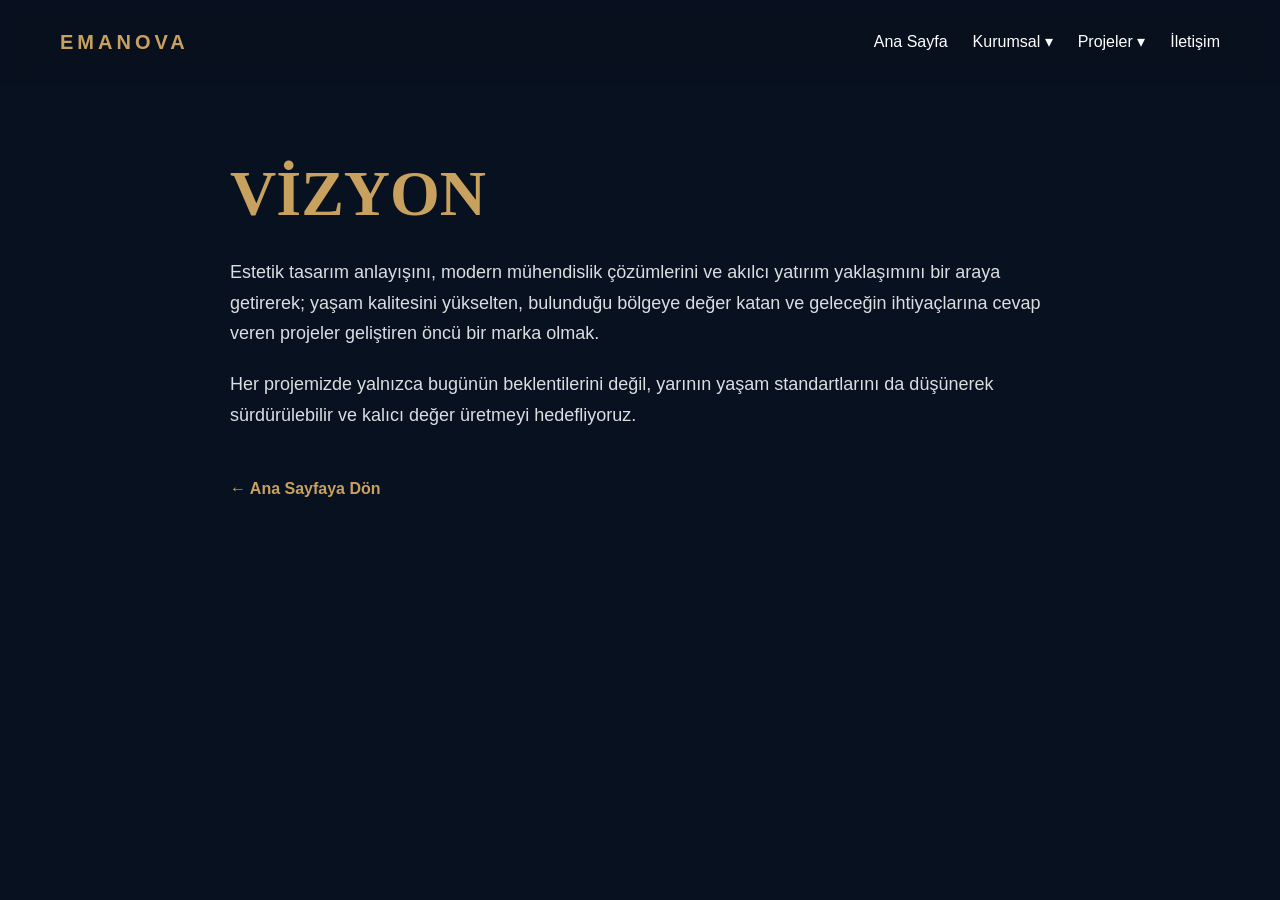
<file: vizyon.html>
<!DOCTYPE html>
<html lang="tr">
<head>

<meta charset="UTF-8">
<meta name="viewport" content="width=device-width, initial-scale=1.0">

<title>Vizyon | Emanova Group</title>

<link rel="stylesheet" href="style.css">

</head>

<body>

<div id="navbar"></div>

<section class="page">

<h1>V&#304;ZYON</h1>

<p>
Estetik tasar&#305;m anlay&#305;&#351;&#305;n&#305;, modern m&#252;hendislik &#231;&#246;z&#252;mlerini ve ak&#305;lc&#305; yat&#305;r&#305;m yakla&#351;&#305;m&#305;n&#305; bir araya getirerek; ya&#351;am kalitesini y&#252;kselten, bulundu&#287;u b&#246;lgeye de&#287;er katan ve gelece&#287;in ihtiya&#231;lar&#305;na cevap veren projeler geli&#351;tiren &#246;nc&#252; bir marka olmak.
</p>

<p>
Her projemizde yaln&#305;zca bug&#252;n&#252;n beklentilerini de&#287;il, yar&#305;n&#305;n ya&#351;am standartlar&#305;n&#305; da d&#252;&#351;&#252;nerek s&#252;rd&#252;r&#252;lebilir ve kal&#305;c&#305; de&#287;er &#252;retmeyi hedefliyoruz.
</p>

<a href="index.html" class="back-home">&#8592; Ana Sayfaya D&#246;n</a>

</section>

<script>
fetch("navbar.html")
  .then(r => r.text())
  .then(d => document.getElementById("navbar").innerHTML = d);
</script>

</body>
</html>
</file>
<file: style.css>
*{
margin:0;
padding:0;
box-sizing:border-box;
}

html{
scroll-behavior:smooth;
}

body{
font-family:'Inter',sans-serif;
background:#08111f;
color:white;
overflow-x:hidden;
line-height:1.7;
}

/* NAVBAR */
.navbar{
position:fixed;
top:0;
left:0;
width:100%;
display:flex;
justify-content:space-between;
align-items:center;
padding:25px 60px;
z-index:10000;
background:rgba(8,17,31,0.75);
backdrop-filter:blur(10px);
transition:.4s ease;
}

.navbar.scrolled{
padding:15px 60px;
background:rgba(8,17,31,0.92);
border-bottom:1px solid rgba(201,161,95,0.12);
}

.logo{
font-size:20px;
font-weight:600;
letter-spacing:4px;
color:#c9a15f;
}

/* MENU */
.menu{
display:flex;
align-items:center;
gap:25px;
}

/* DROPDOWN */
.dropdown{
position:relative;
}

.dropbtn{
color:white;
text-decoration:none;
transition:.3s;
}

.dropbtn:hover{
color:#c9a15f;
}

/* FIX: Z-INDEX + POSITION */
.dropdown-content{
display:none;
position:absolute;
top:100%;
left:0;
background:rgba(8,17,31,0.95);
backdrop-filter:blur(12px);
min-width:180px;
border:1px solid rgba(201,161,95,0.15);
z-index:10001;
}

.dropdown-content a{
display:block;
padding:12px 15px;
color:white;
text-decoration:none;
transition:.3s;
font-size:14px;
}

.dropdown-content a:hover{
background:rgba(201,161,95,0.1);
color:#c9a15f;
}

.dropdown:hover .dropdown-content{
display:block;
}

/* NAV LINKS */
.menu a{
color:white;
text-decoration:none;
transition:.3s;
}

.menu a:hover{
color:#c9a15f;
}

/* HERO */
.hero{
height:100vh;
background:url("images/luxury-building-night.jpg") center/cover no-repeat;
position:relative;
display:flex;
align-items:center;
}

.hero-overlay{
position:absolute;
inset:0;
background:linear-gradient(90deg,rgba(0,0,0,.88),rgba(0,0,0,.45));
z-index:1;
}

.hero-content{
position:relative;
z-index:2;
padding:120px 80px;
max-width:800px;
}

.tag{
color:#c9a15f;
letter-spacing:3px;
font-size:12px;
}

.hero h1{
font-family:'Cormorant Garamond',serif;
font-size:92px;
line-height:.95;
margin:20px 0;
}

.hero h1 span{
color:#c9a15f;
}

/* BUTTON */
.btn{
display:inline-block;
padding:14px 32px;
background:#c9a15f;
color:#000;
text-decoration:none;
font-weight:600;
transition:.3s;
}

.btn:hover{
transform:translateY(-4px);
box-shadow:0 10px 25px rgba(201,161,95,0.25);
}

/* ABOUT */
.about{
display:grid;
grid-template-columns:1fr 1fr;
min-height:750px;
align-items:center;
}

.about-left{
display:flex;
flex-direction:column;
justify-content:center;
padding:90px 70px;
background:linear-gradient(90deg,rgba(8,17,31,.96),rgba(8,17,31,.55));
}

.about-left h2{
font-family:'Cormorant Garamond', serif;
font-size:64px;
line-height:1.05;
letter-spacing:1px;
margin-bottom:20px;
}

.about-left p{
font-size:16px;
line-height:1.8;
max-width:520px;
opacity:0.85;
}

.about-right{
background:url("images/modern-building-day.jpg") center center;
background-size:cover;
background-repeat:no-repeat;

min-height:750px;

filter:contrast(1.05) brightness(0.95);
}

/* INNER PAGES */
.page{
min-height:100vh;
max-width:900px;
margin:0 auto;
padding:160px 40px 90px;
}

.page h1{
font-family:'Cormorant Garamond',serif;
font-size:64px;
line-height:1.05;
margin-bottom:30px;
color:#c9a15f;
}

.page p{
font-size:18px;
opacity:.86;
margin-bottom:20px;
}

.about-page .brand-name{
font-family:'Cormorant Garamond',serif;
font-size:42px;
line-height:1;
margin-bottom:8px;
}

.about-page .brand-values{
font-size:14px;
color:#c9a15f;
opacity:1;
margin-bottom:38px;
}

.about-page .brand-tagline{
font-family:'Cormorant Garamond',serif;
font-size:34px;
color:#c9a15f;
opacity:1;
margin-top:42px;
}

.back-home{
display:inline-block;
margin-top:25px;
color:#c9a15f;
text-decoration:none;
font-weight:600;
}

.back-home:hover{
color:white;
}

/* STATS */
.stats{
display:grid;
grid-template-columns:repeat(4,1fr);
padding:80px 40px;
background:#0b1a2b;
text-align:center;
}

.stats h3{
font-size:48px;
color:#c9a15f;
}

/* PROJECTS */
.projects{
padding:120px 80px;
}

.grid{
display:grid;
grid-template-columns:repeat(2,1fr);
gap:35px;
}

.card{
display:block;
color:white;
text-decoration:none;
overflow:hidden;
border-radius:14px;
transition:.4s;
scroll-margin-top:120px;
min-height:180px;
padding:32px;
border:1px solid rgba(201,161,95,0.18);
background:rgba(255,255,255,0.03);
}

.card:hover{
transform:translateY(-8px);
box-shadow:0 20px 40px rgba(0,0,0,0.4);
}

.card img{
width:100%;
height:380px;
object-fit:cover;
transition:.5s;
}

.card:hover img{
transform:scale(1.05);
}

.card h3{
padding:0;
font-family:'Cormorant Garamond',serif;
font-size:34px;
line-height:1.1;
}

.card-with-image{
padding:0;
}

.card-with-image img{
display:block;
height:auto;
aspect-ratio:3/4;
object-fit:cover;
}

.card-image{
display:block;
aspect-ratio:3/4;
overflow:hidden;
}

.card-image img{
width:100%;
height:100%;
object-fit:cover;
}

.card-image-novalife img{
object-position:center center;
}

.card-with-image h3{
margin:0;
padding:24px 28px 28px;
}

.project-page .grid{
margin-top:30px;
}

.project-cover{
width:100%;
aspect-ratio:3/4;
margin:30px 0 40px;
overflow:hidden;
border-radius:8px;
border:1px solid rgba(201,161,95,0.2);
background:#050b14;
}

.project-cover img{
display:block;
width:100%;
height:100%;
object-fit:cover;
}

.project-cover-novalife img{
object-position:center center;
}

.project-media{
margin-top:45px;
}

.project-media h2{
font-family:'Cormorant Garamond',serif;
font-size:38px;
margin:35px 0 18px;
}

.project-video{
overflow:hidden;
border-radius:8px;
border:1px solid rgba(201,161,95,0.2);
background:#050b14;
}

.project-video video{
display:block;
width:100%;
max-height:700px;
background:#000;
}

.project-gallery{
columns:2 280px;
column-gap:18px;
}

.project-gallery figure{
break-inside:avoid;
margin:0 0 18px;
overflow:hidden;
border-radius:8px;
background:#0b1a2b;
}

.project-gallery img{
display:block;
width:100%;
height:auto;
margin:0;
transition:transform .4s;
}

.project-gallery figure:hover img{
transform:scale(1.025);
}

/* CONTACT */
.contact{
padding:140px 40px;
text-align:center;
background:#0b1a2b;
position:relative;
overflow:hidden;
}

.contact::before{
content:"";
position:absolute;
inset:0;
background:radial-gradient(circle at center, rgba(201,161,95,0.08), transparent 70%);
}

.contact *{
position:relative;
z-index:2;
}

.contact h2{
font-family:'Cormorant Garamond',serif;
font-size:82px;
line-height:0.95;
margin:25px 0;
}

.contact p{
max-width:700px;
margin:auto;
opacity:.8;
margin-bottom:50px;
}

.contact-info{
display:grid;
grid-template-columns:repeat(3,1fr);
gap:25px;
margin:50px auto;
max-width:1000px;
}

.phone-item{
background:rgba(255,255,255,0.03);
border:1px solid rgba(201,161,95,0.15);
padding:25px 20px;
text-align:center;
transition:.3s;
backdrop-filter:blur(6px);
}

.phone-item:hover{
transform:translateY(-6px);
border-color:#c9a15f;
background:rgba(201,161,95,0.05);
}

.phone-item span{
display:block;
font-size:11px;
letter-spacing:2px;
color:#c9a15f;
margin-bottom:10px;
text-transform:uppercase;
}

.phone-item a{
display:block;
color:white;
text-decoration:none;
font-size:18px;
font-weight:600;
transition:.3s;
}

.phone-item a:hover{
color:#c9a15f;
}

.contact-btn{
font-size:15px;
letter-spacing:1px;
padding:16px 40px;
margin-top:20px;
}

.contact-btn:hover{
transform:translateY(-4px);
}

/* FOOTER */
.footer{
padding:40px;
text-align:center;
background:#050b14;
}

/* SCROLL TOP */
#topBtn{
position:fixed;
bottom:25px;
right:25px;
width:50px;
height:50px;
border:none;
background:#c9a15f;
color:black;
display:none;
}

/* REVEAL */
.reveal{
opacity:0;
transform:translateY(40px);
transition:1s ease;
}

.reveal.active{
opacity:1;
transform:translateY(0);
}

/* RESPONSIVE */
@media(max-width:992px){

.hero h1{font-size:62px;}

.about{grid-template-columns:1fr;}

.about-left{
padding:70px 30px;
}

.about-left h2{
font-size:42px;
}

.stats{grid-template-columns:1fr 1fr;}

.grid{grid-template-columns:1fr;}

.menu{gap:15px;}

.contact-info{
grid-template-columns:1fr;
max-width:500px;
}

.contact h2{
font-size:52px;
}

.page{
padding-left:20px;
padding-right:20px;
}

.project-media h2{
font-size:32px;
}

}

@media(max-width:600px){

.navbar,
.navbar.scrolled{
padding:14px 18px;
flex-direction:column;
align-items:flex-start;
gap:8px;
}

.logo{
font-size:16px;
letter-spacing:2px;
}

.menu{
width:100%;
justify-content:space-between;
gap:8px;
font-size:12px;
}

}
</file>
